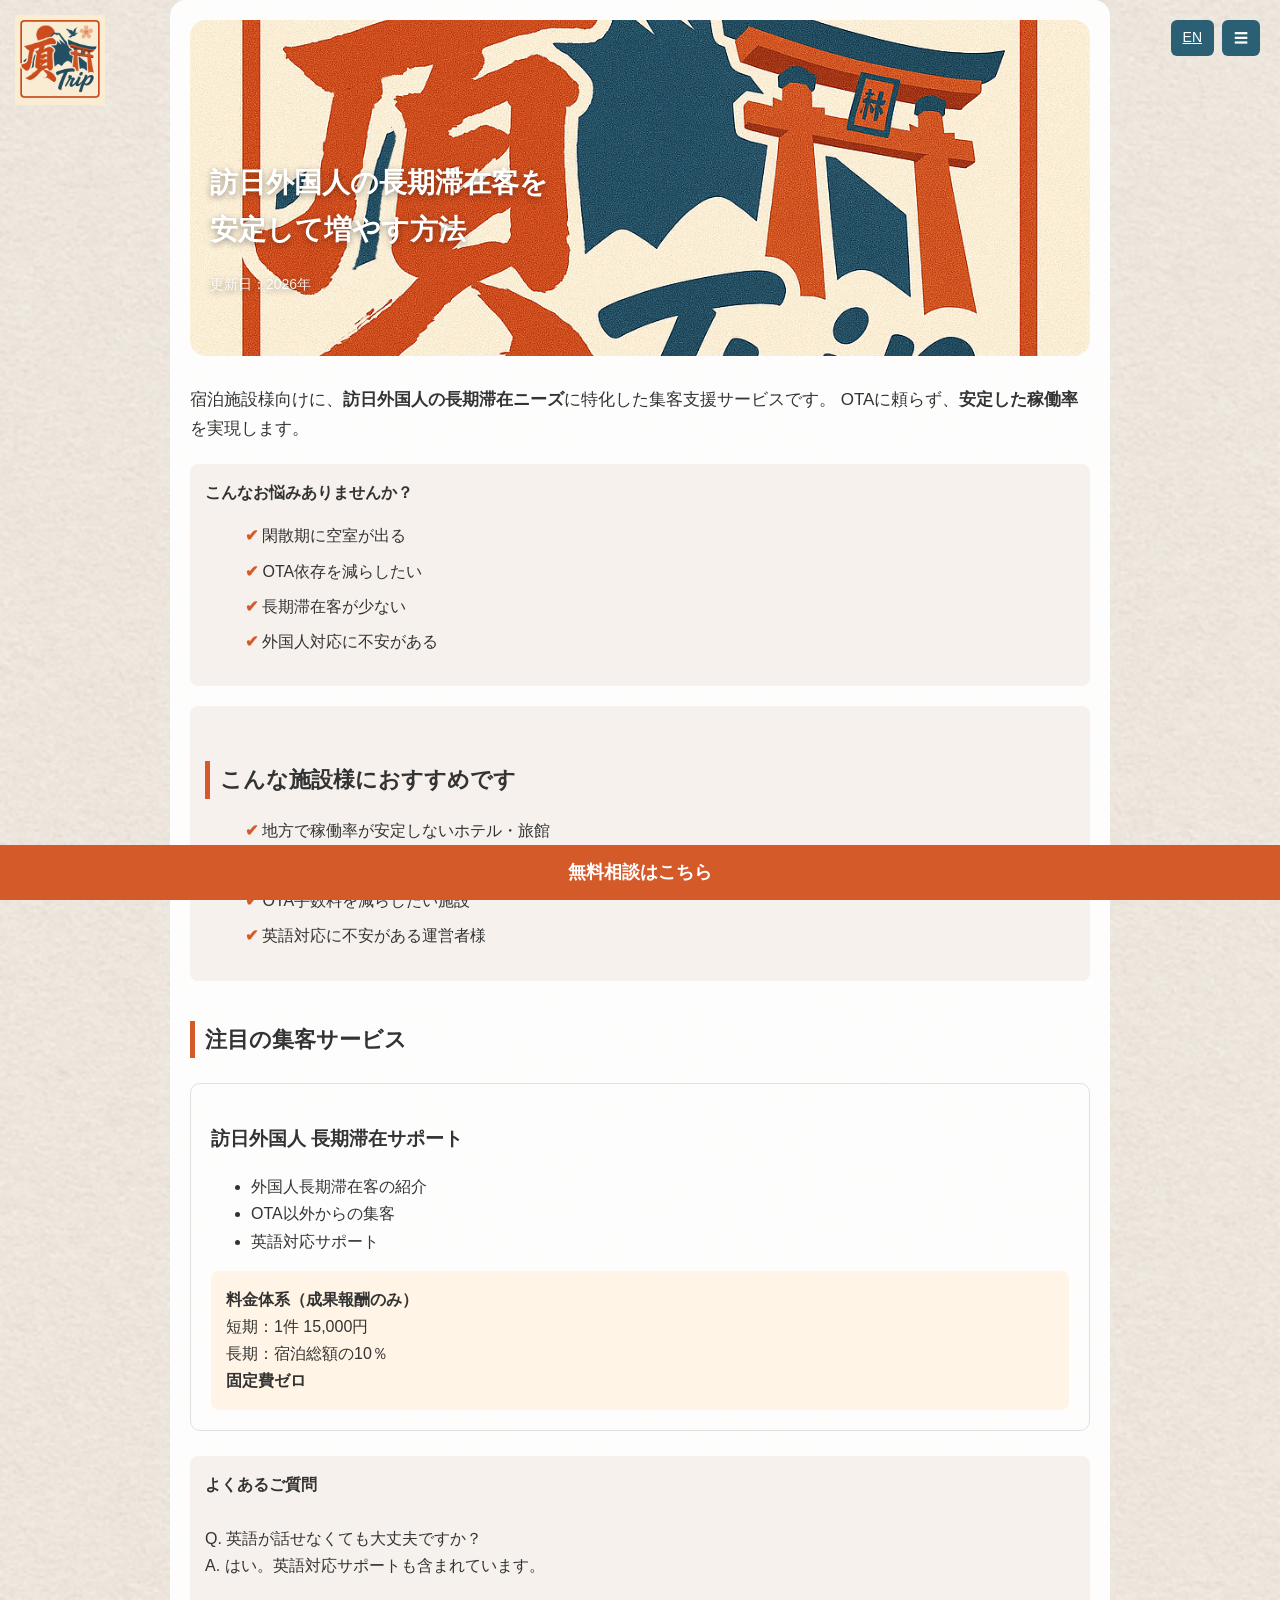
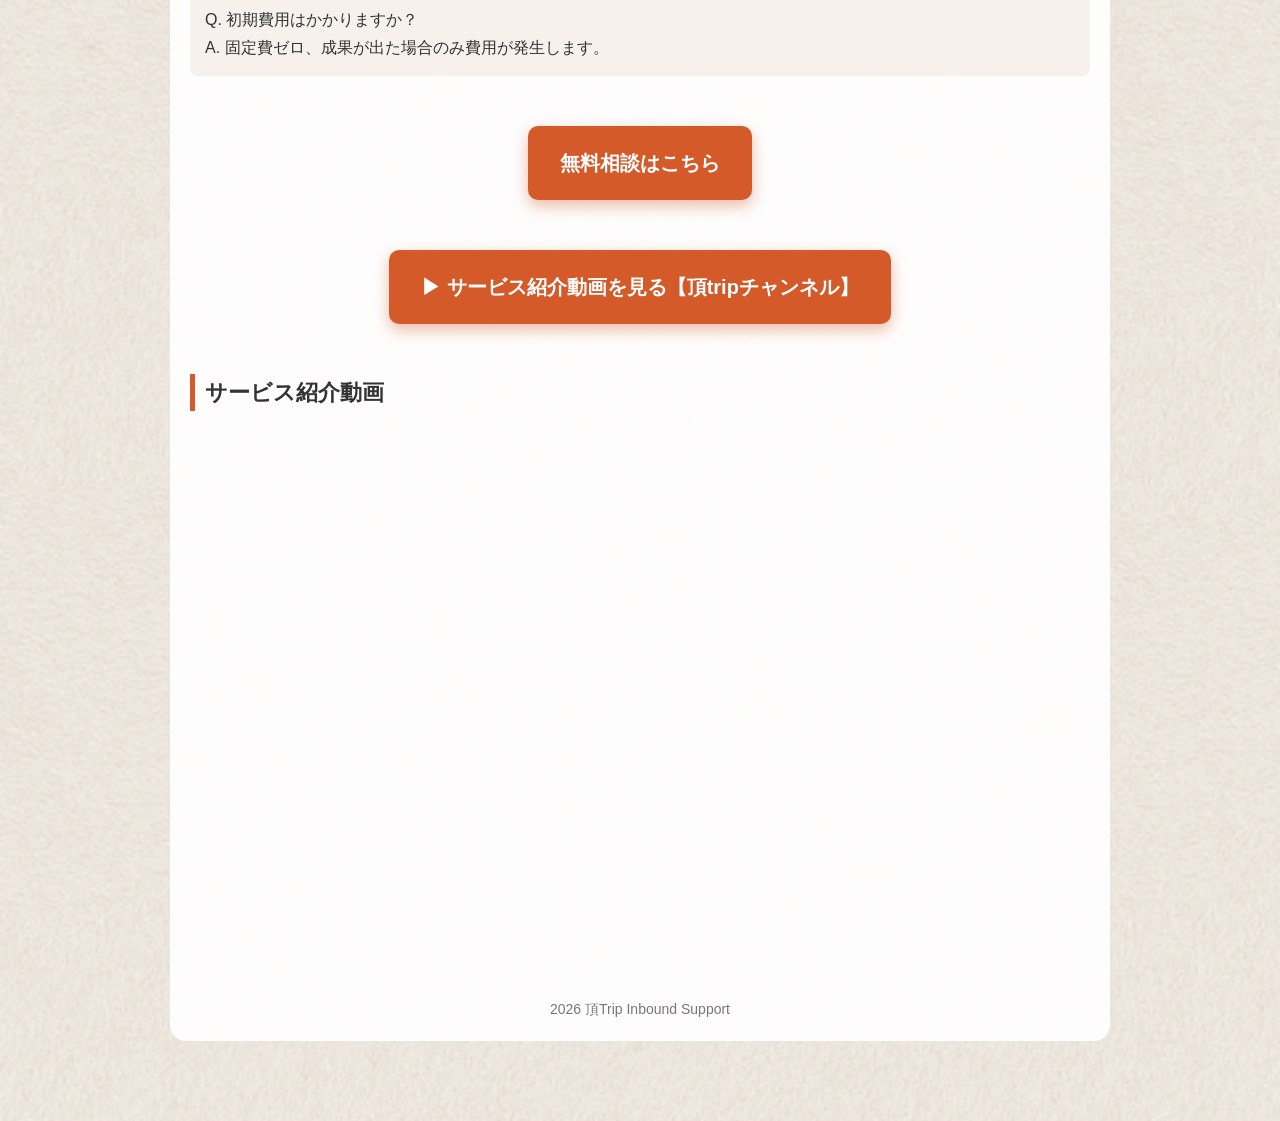
<file: index.html>
<!DOCTYPE html>
<html lang="ja">
<head>
<meta charset="UTF-8">
<link rel="canonical" href="https://tanaka-0427.github.io/-trip/">
<meta name="viewport" content="width=device-width, initial-scale=1.0">
<title>訪日外国人 長期滞在集客｜頂Trip</title>
<link rel="stylesheet" href="style.css">

</head>

<body>
<div id="top"></div>
<!-- ロゴ -->
<a href="#top" class="logo" id="logo">
  <img src="images/logo.png" alt="Trip ロゴ">
</a>
<nav class="menu" id="menu">
  <a href="#service">サービス内容</a>
  <a href="#price">料金</a>
  <a href="#video">動画</a>
  <a href="contact.html">お問い合わせ</a>
</nav>
<!-- 言語 -->
<div class="lang">
  <a href="index-en.html" class="lang-btn">EN</a>
  <button class="menu-btn" id="menuBtn">☰</button>
</div>

<div class="container">

<header class="hero">
  <h1>訪日外国人の長期滞在客を<br>安定して増やす方法</h1>
  <div class="date">更新日：2026年</div>
</header>
<p style="font-size:17px; margin:20px 0;">
宿泊施設様向けに、<strong>訪日外国人の長期滞在ニーズ</strong>に特化した集客支援サービスです。  
OTAに頼らず、<strong>安定した稼働率</strong>を実現します。
</p>
<div class="box">
<strong>こんなお悩みありませんか？</strong>
<ul class="check">
<li>閑散期に空室が出る</li>
<li>OTA依存を減らしたい</li>
<li>長期滞在客が少ない</li>
<li>外国人対応に不安がある</li>
</ul>
</div>
<div class="box">
<h2>こんな施設様におすすめです</h2>
<ul class="check">
  <li>地方で稼働率が安定しないホテル・旅館</li>
  <li>マンスリー・ウィークリーマンション</li>
  <li>OTA手数料を減らしたい施設</li>
  <li>英語対応に不安がある運営者様</li>
</ul>
</div>
<h2 id="service">注目の集客サービス</h2>

<div class="service">
<h3>訪日外国人 長期滞在サポート</h3>
<ul>
<li>外国人長期滞在客の紹介</li>
<li>OTA以外からの集客</li>
<li>英語対応サポート</li>
</ul>

<div class="price" id="price">
<strong>料金体系（成果報酬のみ）</strong><br>
短期：1件 15,000円<br>
長期：宿泊総額の10％<br>
<strong>固定費ゼロ</strong>
</div>
</div>
<div class="box">
<strong>よくあるご質問</strong><br><br>
Q. 英語が話せなくても大丈夫ですか？<br>
A. はい。英語対応サポートも含まれています。<br><br>

Q. 初期費用はかかりますか？<br>
A. 固定費ゼロ、成果が出た場合のみ費用が発生します。
</div>
<div class="cta" id="contact">
  <a href="contact.html">無料相談はこちら</a>
</div>
<div class="cta">
  <a href="https://www.youtube.com/channel/UCs-YlzdITjLP1LZSEepsKQA" target="_blank">
    ▶ サービス紹介動画を見る【頂tripチャンネル】
  </a>
</div>
<h2 id="video">サービス紹介動画</h2>

<div style="position:relative; padding-top:56.25%; margin:30px 0;">
  <iframe 
    src="https://www.youtube.com/embed/dqARt4IsUiY"
    style="position:absolute; top:0; left:0; width:100%; height:100%; border-radius:12px;"
    frameborder="0"
    allowfullscreen>
  </iframe>
</div>
<footer>
2026 頂Trip Inbound Support
</footer>
<div class="fixed-cta">
  <a href="contact.html">無料相談はこちら</a>
</div>
</div>

<script>
const logo = document.getElementById("logo");
const menuBtn = document.getElementById("menuBtn");
const menu = document.getElementById("menu");

/* ロゴ縮小 */
window.addEventListener("scroll",()=>{
  if(window.scrollY>120){
    logo.classList.add("small");
  }else{
    logo.classList.remove("small");
  }
});

/* メニュー開閉 */
menuBtn.addEventListener("click",()=>{
  menu.style.display = menu.style.display==="block" ? "none" : "block";
});

/* スムーススクロール */

document.querySelectorAll('.menu a').forEach(link=>{
  link.addEventListener('click',e=>{
    const href = link.getAttribute('href');

    // ページ内リンクだけスムーススクロール
    if(href.startsWith("#")){
      e.preventDefault();
      const target = document.querySelector(href);
      if(target){
        target.scrollIntoView({behavior:'smooth'});
      }
      menu.style.display="none";
    }
    // 他ページリンクはそのまま遷移（何もしない）
  });
});
</script>
</body>
</html>
</file>
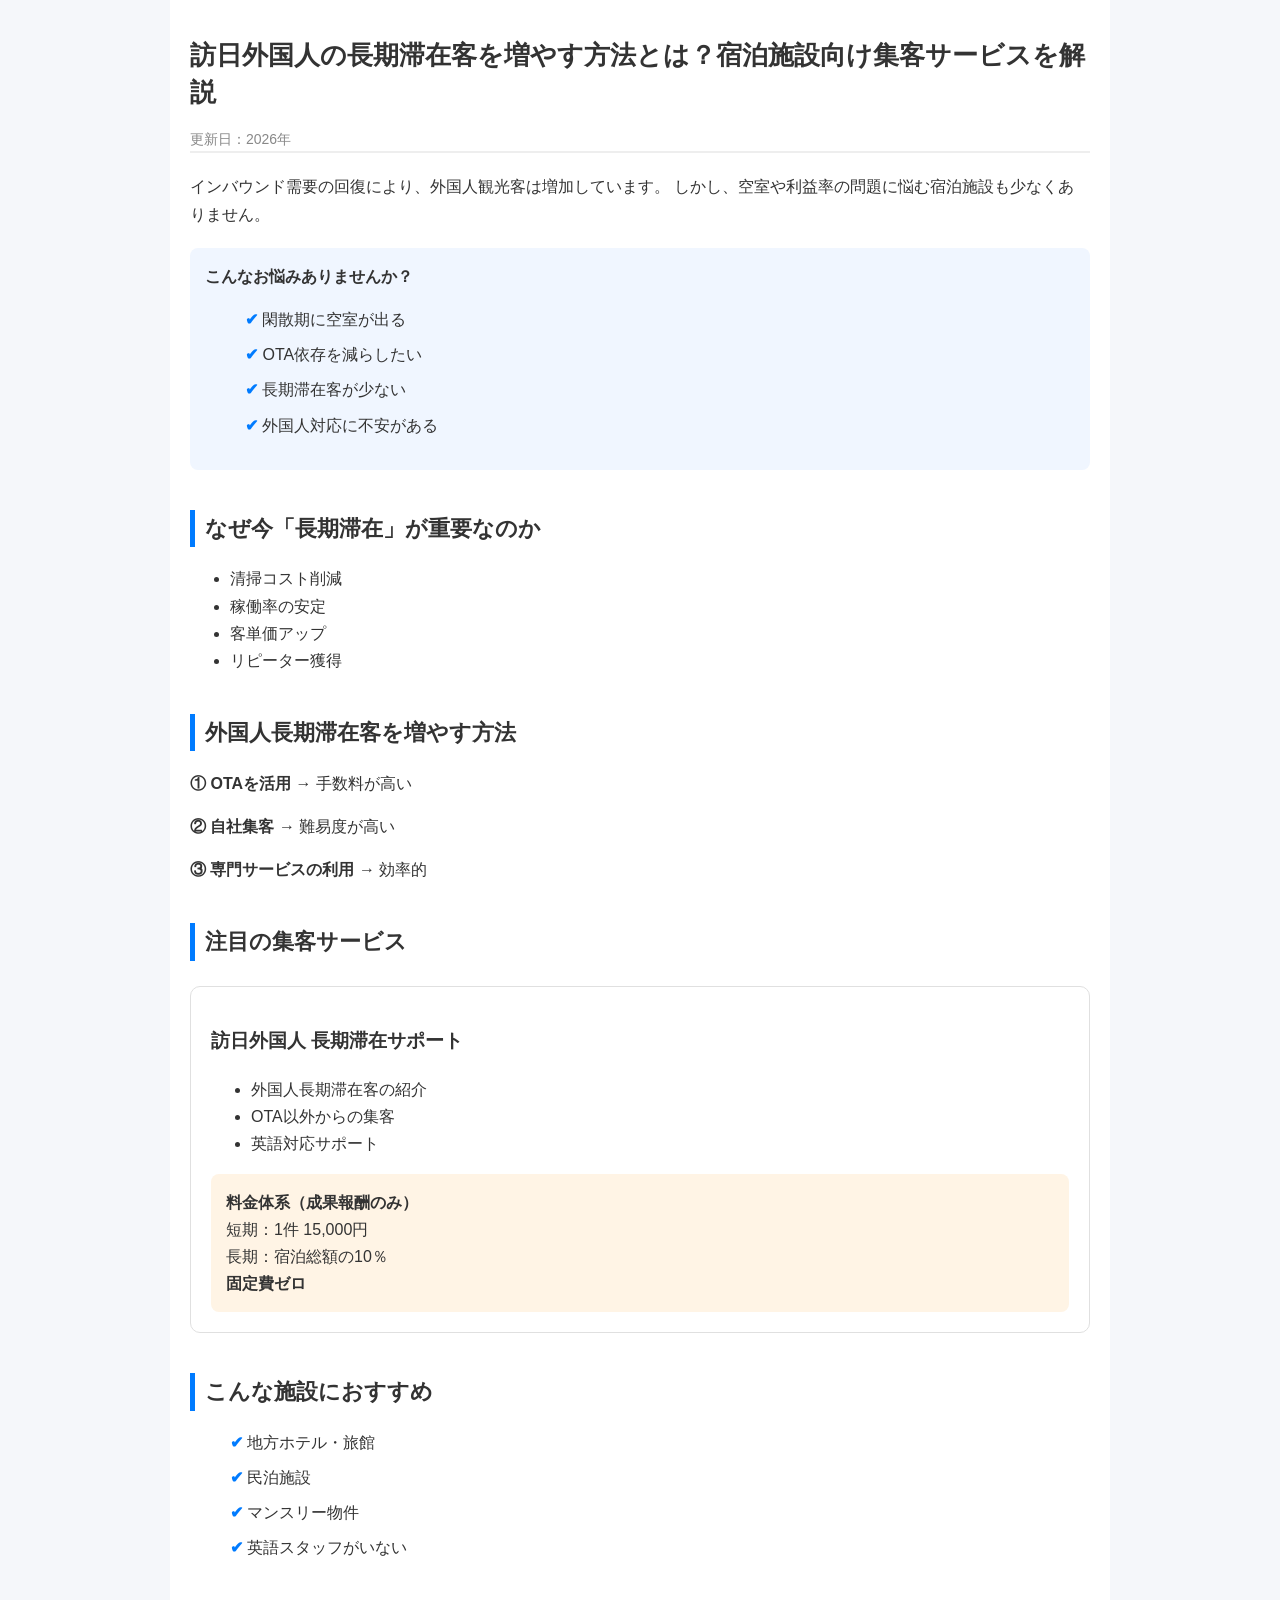
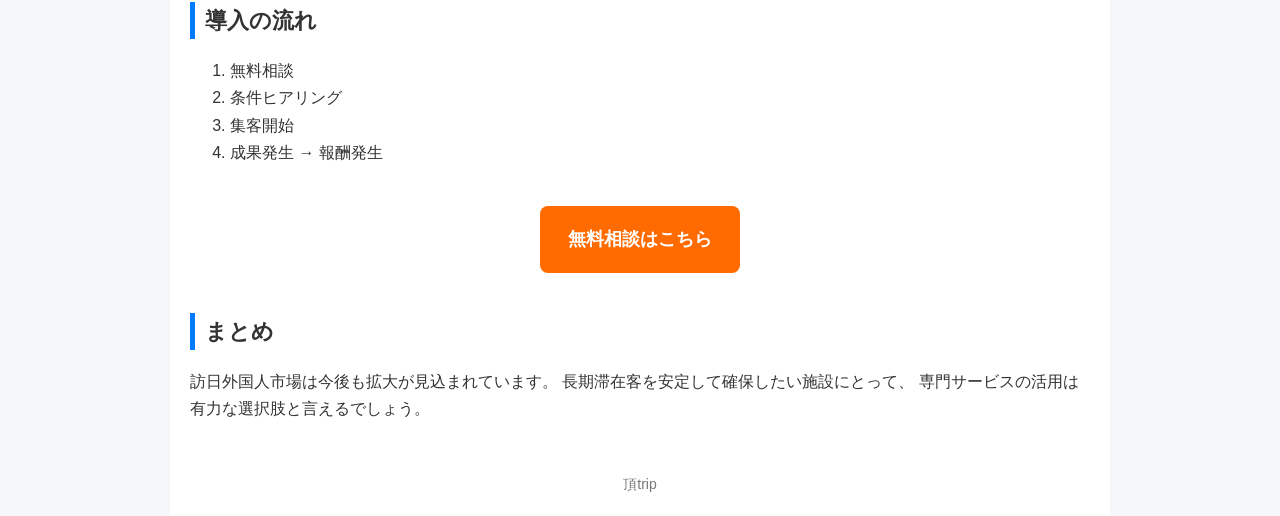
<file: lp-site/index.html>
<!DOCTYPE html>
<html lang="ja">
<head>
<meta charset="UTF-8">
<meta name="viewport" content="width=device-width, initial-scale=1.0">
<title>頂trip:訪日外国人 長期滞在集客サービスまとめ</title>

<style>
body{
  font-family: -apple-system, BlinkMacSystemFont, "Segoe UI", sans-serif;
  margin:0;
  background:#f5f7fa;
  color:#333;
  line-height:1.7;
}

.container{
  max-width:900px;
  margin:auto;
  background:white;
  padding:20px;
}

header{
  border-bottom:2px solid #eee;
  margin-bottom:20px;
}

h1{
  font-size:26px;
  line-height:1.4;
}

.date{
  color:#888;
  font-size:14px;
}

h2{
  border-left:5px solid #007BFF;
  padding-left:10px;
  margin-top:40px;
  font-size:22px;
}

.box{
  background:#f0f6ff;
  padding:15px;
  border-radius:8px;
  margin:20px 0;
}

.check li{
  list-style:none;
  margin:8px 0;
}

.check li::before{
  content:"✔ ";
  color:#007BFF;
  font-weight:bold;
}

.service{
  border:1px solid #e0e0e0;
  border-radius:10px;
  padding:20px;
  margin:25px 0;
}

.price{
  background:#fff4e5;
  padding:15px;
  border-radius:8px;
  margin-top:15px;
}

.cta{
  text-align:center;
  margin:40px 0;
}

.cta a{
  background:#ff6b00;
  color:white;
  padding:18px 28px;
  border-radius:8px;
  font-size:18px;
  font-weight:bold;
  text-decoration:none;
  display:inline-block;
}

.cta a:hover{
  opacity:0.9;
}

footer{
  margin-top:50px;
  font-size:14px;
  color:#777;
  text-align:center;
}

/* スマホ最適化 */
@media(max-width:600px){
  h1{font-size:20px;}
  h2{font-size:18px;}
  .cta a{
    width:100%;
    box-sizing:border-box;
  }
}
</style>
</head>

<body>

<div class="container">

<header>
<h1>訪日外国人の長期滞在客を増やす方法とは？宿泊施設向け集客サービスを解説</h1>
<div class="date">更新日：2026年</div>
</header>

<p>
インバウンド需要の回復により、外国人観光客は増加しています。
しかし、空室や利益率の問題に悩む宿泊施設も少なくありません。
</p>

<div class="box">
<strong>こんなお悩みありませんか？</strong>
<ul class="check">
<li>閑散期に空室が出る</li>
<li>OTA依存を減らしたい</li>
<li>長期滞在客が少ない</li>
<li>外国人対応に不安がある</li>
</ul>
</div>

<h2>なぜ今「長期滞在」が重要なのか</h2>

<ul>
<li>清掃コスト削減</li>
<li>稼働率の安定</li>
<li>客単価アップ</li>
<li>リピーター獲得</li>
</ul>

<h2>外国人長期滞在客を増やす方法</h2>

<p><strong>① OTAを活用</strong> → 手数料が高い</p>
<p><strong>② 自社集客</strong> → 難易度が高い</p>
<p><strong>③ 専門サービスの利用</strong> → 効率的</p>

<h2>注目の集客サービス</h2>

<div class="service">

<h3>訪日外国人 長期滞在サポート</h3>

<ul>
<li>外国人長期滞在客の紹介</li>
<li>OTA以外からの集客</li>
<li>英語対応サポート</li>
</ul>

<div class="price">
<strong>料金体系（成果報酬のみ）</strong><br>
短期：1件 15,000円<br>
長期：宿泊総額の10％<br>
<strong>固定費ゼロ</strong>
</div>

</div>

<h2>こんな施設におすすめ</h2>

<ul class="check">
<li>地方ホテル・旅館</li>
<li>民泊施設</li>
<li>マンスリー物件</li>
<li>英語スタッフがいない</li>
</ul>

<h2>導入の流れ</h2>

<ol>
<li>無料相談</li>
<li>条件ヒアリング</li>
<li>集客開始</li>
<li>成果発生 → 報酬発生</li>
</ol>

<div class="cta">
<a href="#">無料相談はこちら</a>
</div>

<h2>まとめ</h2>

<p>
訪日外国人市場は今後も拡大が見込まれています。
長期滞在客を安定して確保したい施設にとって、
専門サービスの活用は有力な選択肢と言えるでしょう。
</p>

<footer>
頂trip
</footer>

</div>

</body>
</html>
</file>
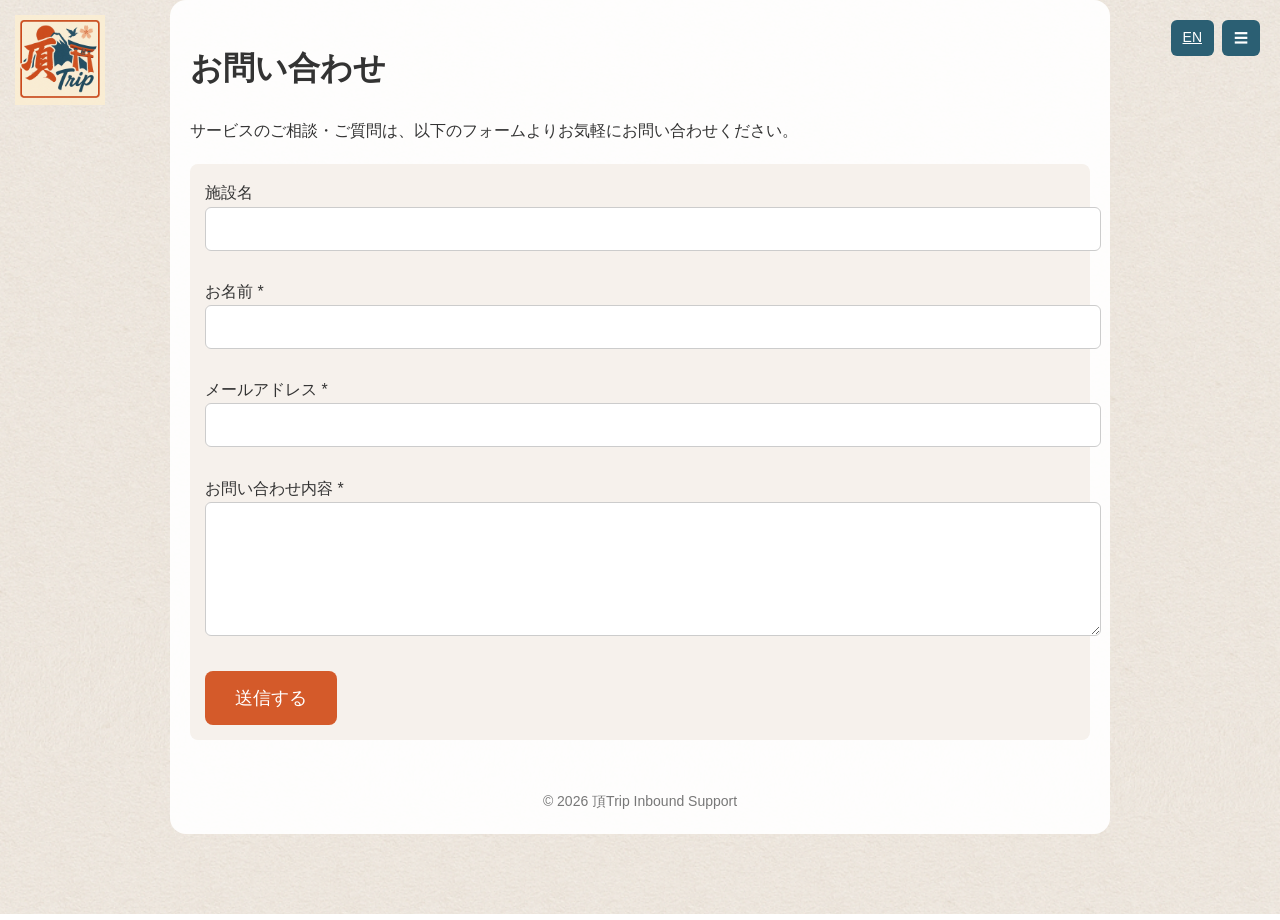
<file: contact.html>
<!DOCTYPE html>
<html lang="ja">
<head>
<meta charset="UTF-8">
<meta name="viewport" content="width=device-width, initial-scale=1.0">
<title>お問い合わせ｜頂Trip</title>
<link rel="stylesheet" href="style.css">
</head>

<body>
<div id="top"></div>
<!-- ロゴ -->
<a href="index.html#top" class="logo" id="logo">
  <img src="images/logo.png" alt="Trip ロゴ">
</a>
<nav class="menu" id="menu">
  <a href="index.html#service">サービス内容</a>
  <a href="index.html#price">料金</a>
  <a href="index.html#video">動画</a>
  <a href="contact.html">お問い合わせ</a>
</nav>
<!-- 言語 -->
<div class="lang">
  <a href="index-en.html" class="lang-btn">EN</a>
  <button class="menu-btn" id="menuBtn">☰</button>
</div>


<div class="container">

<h1>お問い合わせ</h1>
<p>
サービスのご相談・ご質問は、以下のフォームよりお気軽にお問い合わせください。
</p>

<div class="box">
<form
  action="https://docs.google.com/forms/d/e/1FAIpQLSftIrsQAOJJx85EqeqUuUz40bjE1-yxP0xMGcdL7kHML73fpw/formResponse"
  method="POST"
  onsubmit="setTimeout(()=>{location.href='thanks.html'},300)"
>

<label>施設名</label><br>
<input type="text" name="entry.1442166859"><br><br>

<label>お名前 *</label><br>
<input type="text" name="entry.1801106815" required><br><br>

<label>メールアドレス *</label><br>
<input type="email" name="entry.878591752" required><br><br>

<label>お問い合わせ内容 *</label><br>
<textarea name="entry.88568262" rows="6" required></textarea><br><br>

<button type="submit" class="cta-btn">送信する</button>

</form>
</div>

<footer>
© 2026 頂Trip Inbound Support
</footer>

</div>
<script>
const logo = document.getElementById("logo");
const menuBtn = document.getElementById("menuBtn");
const menu = document.getElementById("menu");

/* ロゴ縮小 */
window.addEventListener("scroll",()=>{
  if(window.scrollY>120){
    logo.classList.add("small");
  }else{
    logo.classList.remove("small");
  }
});

/* メニュー開閉 */
menuBtn.addEventListener("click",()=>{
  menu.style.display = menu.style.display==="block" ? "none" : "block";
});

/* スムーススクロール */

document.querySelectorAll('.menu a').forEach(link=>{
  link.addEventListener('click',e=>{
    const href = link.getAttribute('href');

    // ページ内リンクだけスムーススクロール
    if(href.startsWith("#")){
      e.preventDefault();
      const target = document.querySelector(href);
      if(target){
        target.scrollIntoView({behavior:'smooth'});
      }
      menu.style.display="none";
    }
    // 他ページリンクはそのまま遷移（何もしない）
  });
});
</script>
</body>
</html>
</file>
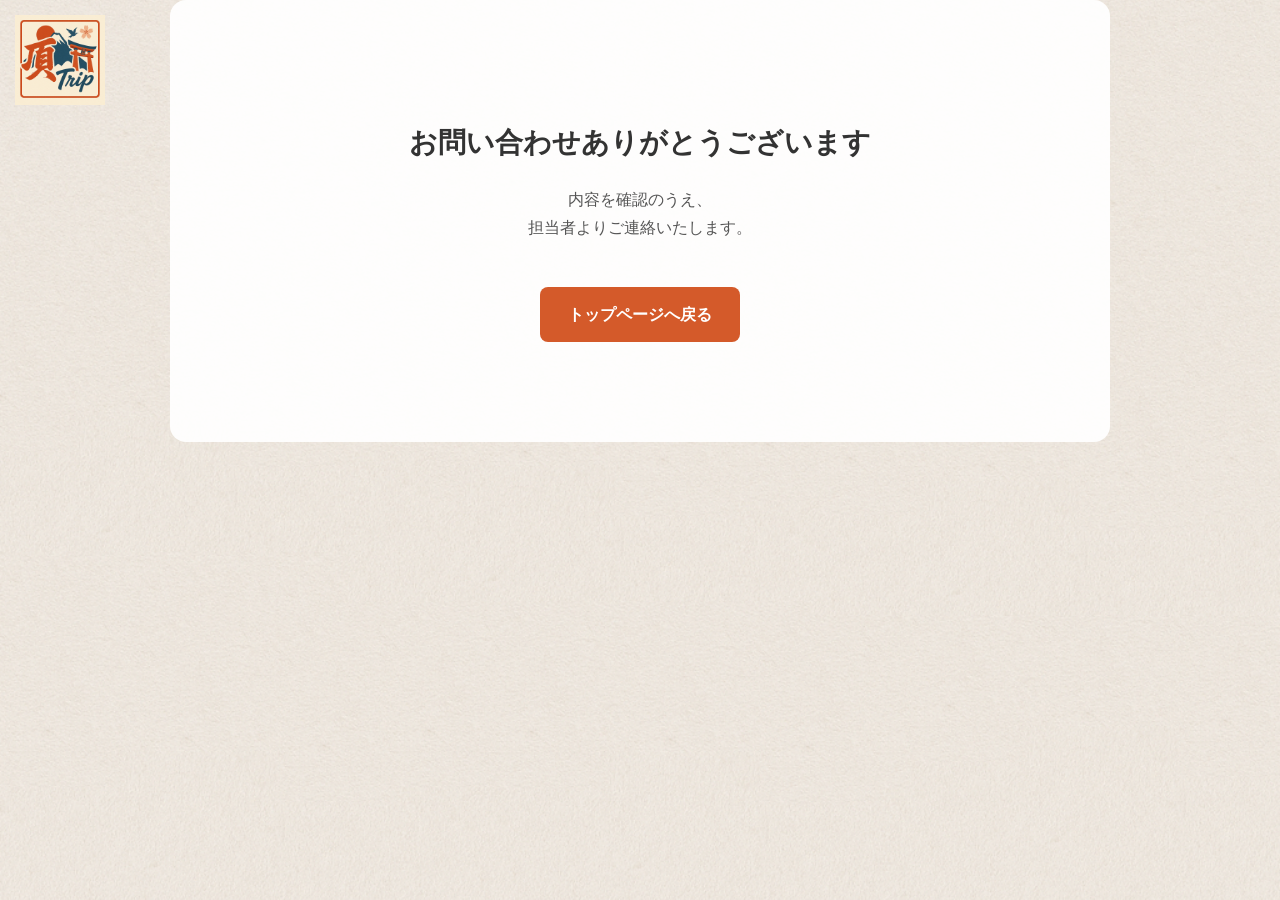
<file: thanks.html>
<!DOCTYPE html>
<html lang="ja">
<head>
<meta charset="UTF-8">
<meta name="viewport" content="width=device-width, initial-scale=1.0">
<title>送信完了｜頂Trip</title>
<link rel="stylesheet" href="style.css">
<style>
.thanks{
  text-align:center;
  padding:80px 20px;
}
.thanks h1{
  font-size:28px;
  margin-bottom:20px;
}
.thanks p{
  font-size:16px;
  color:#555;
}
.thanks a{
  display:inline-block;
  margin-top:30px;
  padding:14px 28px;
  background:#d45a2a;
  color:#fff;
  text-decoration:none;
  border-radius:8px;
  font-weight:bold;
}
</style>
</head>

<body>

<a href="index.html" class="logo">
  <img src="images/logo.png" alt="頂Trip ロゴ">
</a>

<div class="container">
  <div class="thanks">
    <h1>お問い合わせありがとうございます</h1>
    <p>
      内容を確認のうえ、<br>
      担当者よりご連絡いたします。
    </p>
    <a href="index.html">トップページへ戻る</a>
  </div>
</div>

</body>
</html>
</file>
<file: style.css>
/* ===== 共通 ===== */
body{
  font-family:-apple-system,BlinkMacSystemFont,"Segoe UI",sans-serif;
  margin:0;
  color:#333;
  line-height:1.7;
  background:url("images/bg.png") center/cover no-repeat;
  padding-bottom:80px;
}

.container{
  max-width:900px;
  margin:auto;
  background:rgba(255,255,255,0.93);
  padding:20px;
  border-radius:16px;
}

/* ===== ロゴ ===== */
.logo{
  position:fixed;
  top:15px;
  left:15px;
  z-index:1000;
  transition:all .3s ease;
}
.logo img{
  width:90px;
}
.logo.small img{
  width:55px;
}

.menu-btn{
  font-size:18px;
  line-height:1;
}
/* ===== 言語切替 ===== */
.lang{
  position:fixed;
  top:20px;
  right:20px;
  z-index:1000;
  display:flex;
  gap:8px;
}

.lang a,
.menu-btn{
  font-size:14px;
  padding:6px 12px;
  border-radius:6px;
  background:#2b5f73;
  color:#fff;
  border:none;
  cursor:pointer;
}


/* ===== ファーストビュー ===== */
.hero{
  background:url("images/header.png") center/cover no-repeat;
  padding:120px 20px 60px;
  border-radius:16px;
  margin-bottom:30px;
  color:#fff;
  text-shadow:0 2px 6px rgba(0,0,0,.4);
}
.hero h1{
  font-size:28px;
}
.date{
  font-size:14px;
  opacity:.9;
}

/* ===== 見出し ===== */
h2{
  border-left:5px solid #d45a2a;
  padding-left:10px;
  margin-top:40px;
  font-size:22px;
}

/* ===== ボックス ===== */
.box{
  background:#f6f1ec;
  padding:15px;
  border-radius:8px;
  margin:20px 0;
}
.check li{
  list-style:none;
  margin:8px 0;
}
.check li::before{
  content:"✔ ";
  color:#d45a2a;
  font-weight:bold;
}

/* ===== サービス ===== */
.service{
  border:1px solid #e0e0e0;
  border-radius:10px;
  padding:20px;
  margin:25px 0;
}
.price{
  background:#fff4e5;
  padding:15px;
  border-radius:8px;
  margin-top:15px;
}

/* ===== CTA ===== */
.cta{
  text-align:center;
  margin:50px 0;
}
.cta a{
  background:#d45a2a;
  color:white;
  padding:20px 32px;
  border-radius:10px;
  font-size:20px;
  font-weight:bold;
  text-decoration:none;
  display:inline-block;
  box-shadow:0 6px 15px rgba(212,90,42,.4);
}
.cta a:hover{
  opacity:.9;
  transform:translateY(-2px);
}
input, textarea{
  width:100%;
  padding:12px;
  border-radius:6px;
  border:1px solid #ccc;
  font-size:16px;
}

button.cta-btn{
  background:#d45a2a;
  color:#fff;
  border:none;
  padding:15px 30px;
  font-size:18px;
  border-radius:8px;
  cursor:pointer;
}
/* ===== フッター ===== */
footer{
  margin-top:50px;
  font-size:14px;
  color:#777;
  text-align:center;
}

/* ===== スマホ ===== */
@media(max-width:600px){
  .fixed-cta{
    padding:14px 0;
  }
  body{
    padding-bottom:70px; /* CTA分の余白 */
  }
}
@media(max-width:600px){
  .logo{
    top:10px;
    left:10px;
  }
  .logo img{
    width:60px;
  }
  .lang{
    top:10px;
    right:10px;
  }
  .hero{
    padding:80px 15px 40px;
  }
}
  .menu{
  position:fixed;
  top:60px;
  right:20px;
  background:#fff;
  border-radius:10px;
  box-shadow:0 8px 20px rgba(0,0,0,.15);
  padding:10px;
  display:none;
  z-index:1000;
}
.menu a{
  display:block;
  padding:10px 15px;
  text-decoration:none;
  color:#333;
  font-size:14px;
}
.menu a:hover{
  background:#f6f1ec;
}
.fixed-cta{
  position:fixed;
  bottom:0;
  left:0;
  width:100%;
  background:#d45a2a;
  text-align:center;
  padding:12px 0;
  z-index:999;
}

.fixed-cta a{
  color:#fff;
  font-size:18px;
  font-weight:bold;
  text-decoration:none;
}
@media(max-width:600px){
  .menu{
    top:50px;
    right:10px;
  }
}
</file>
